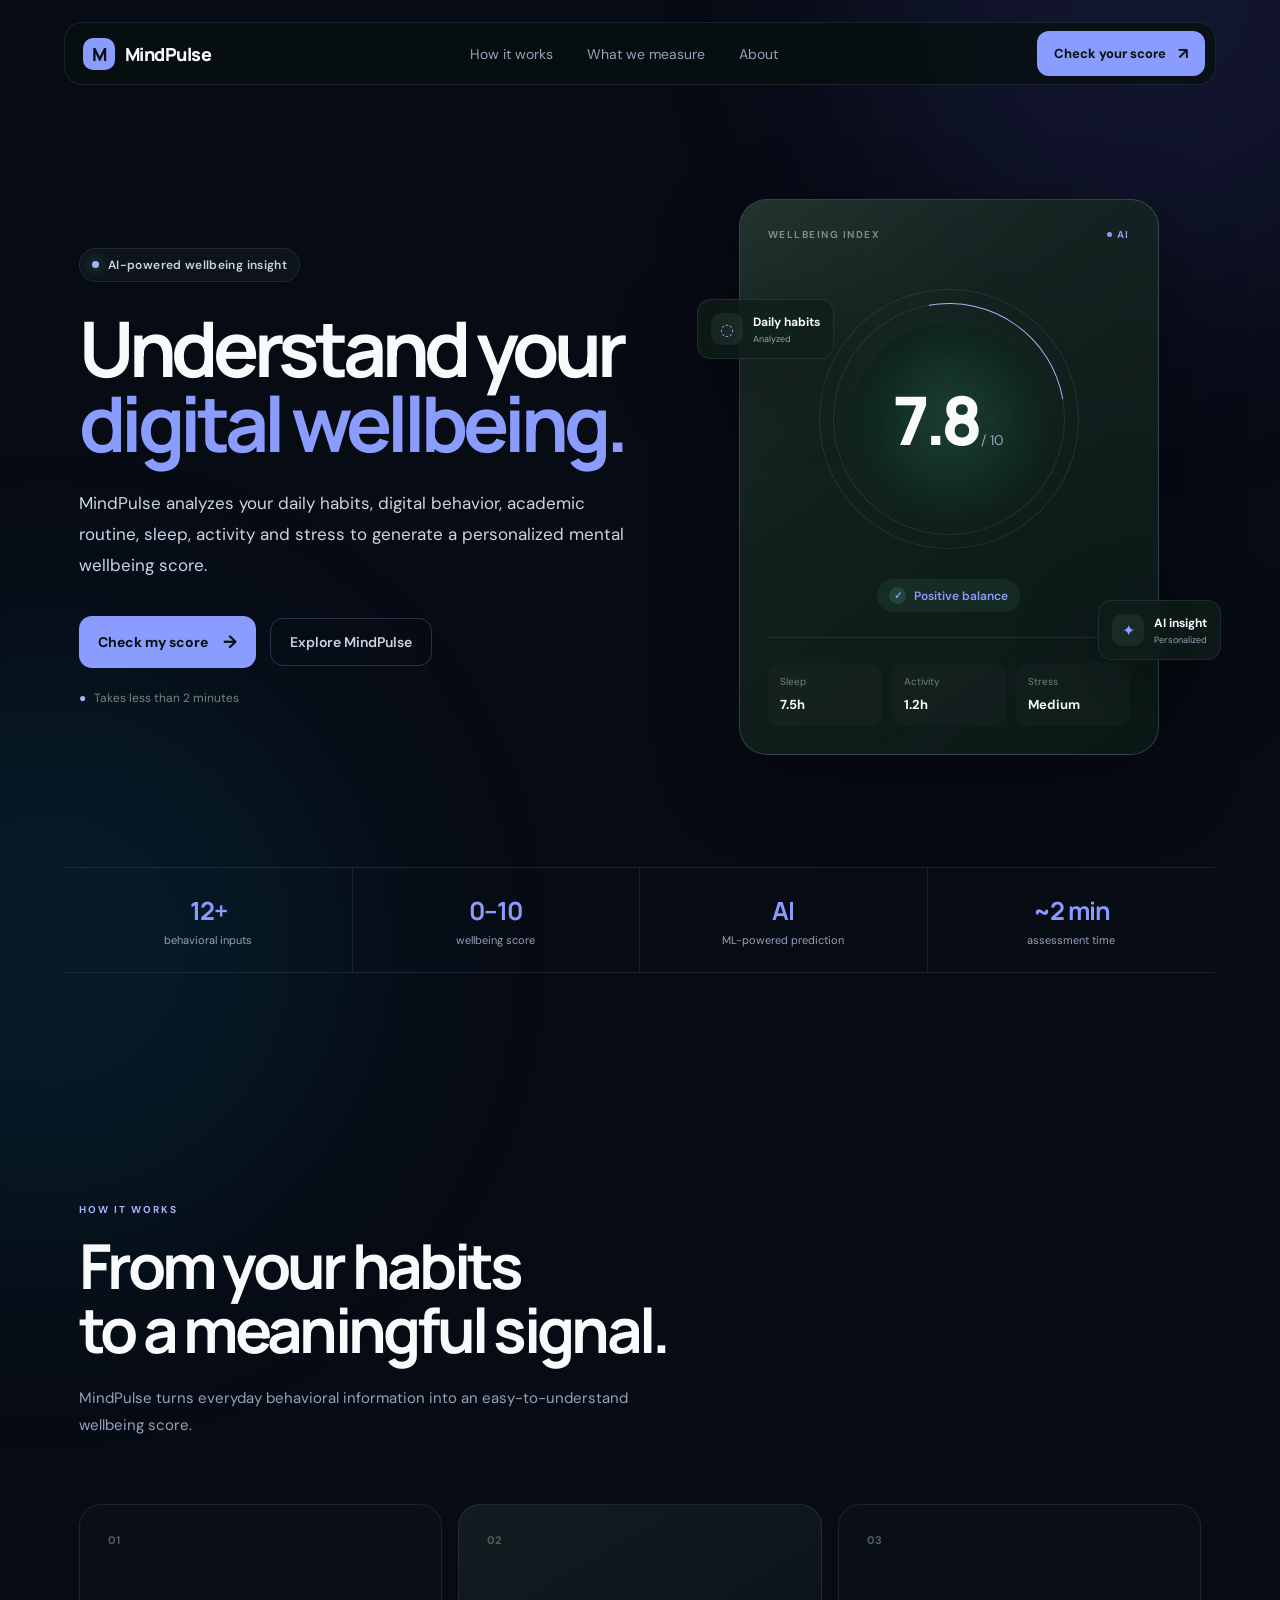
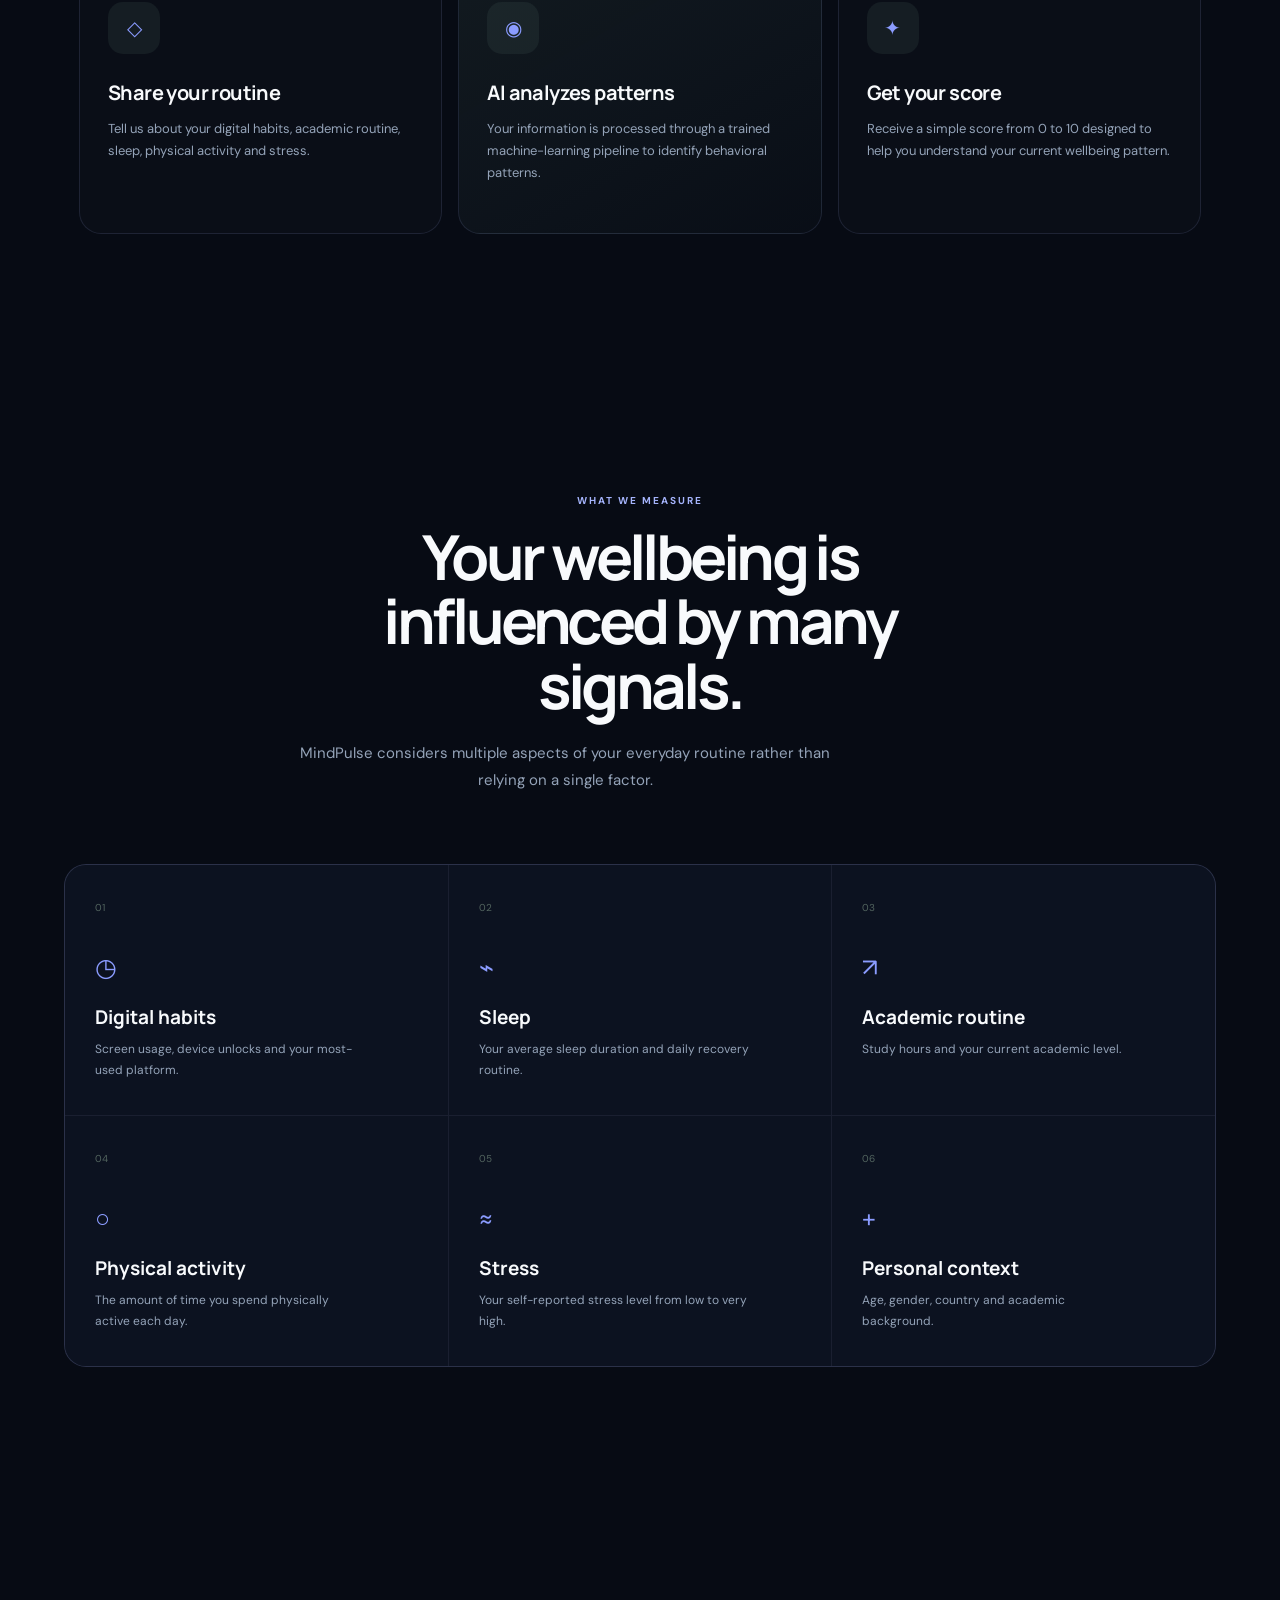
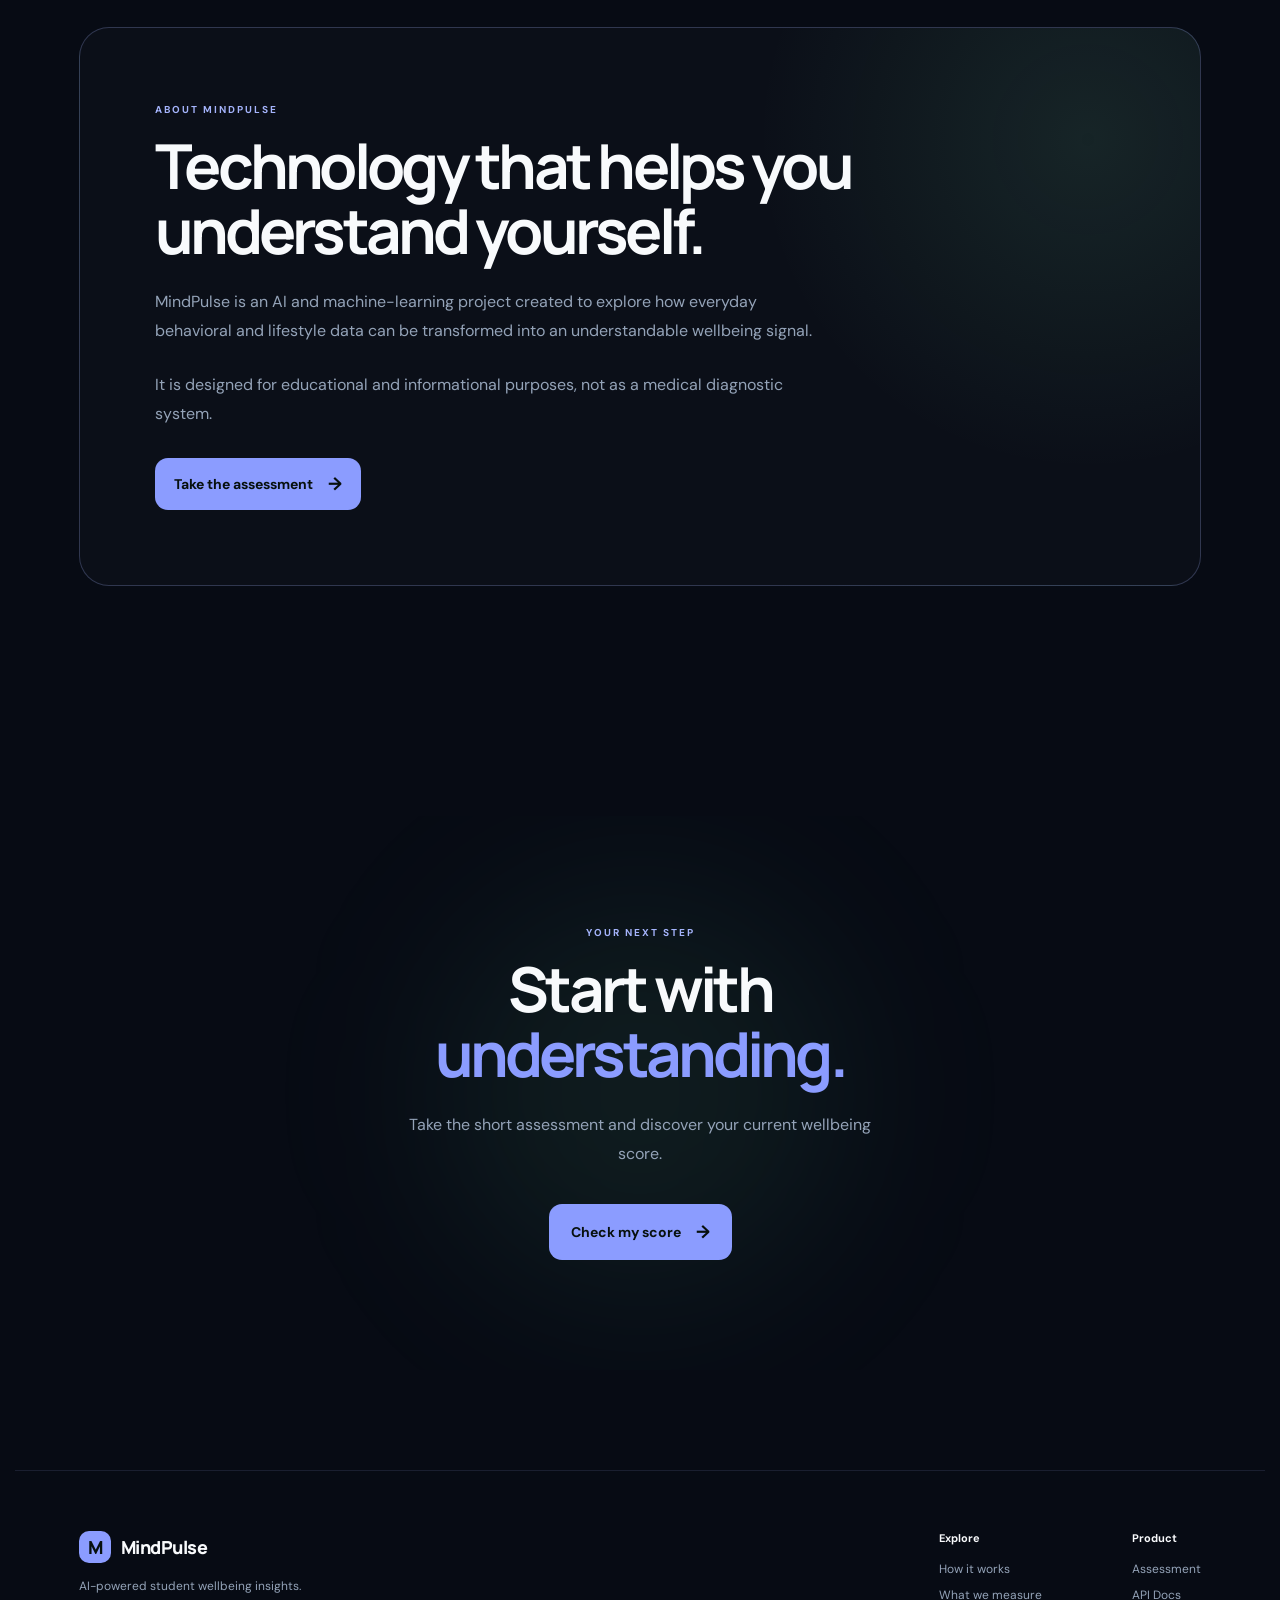
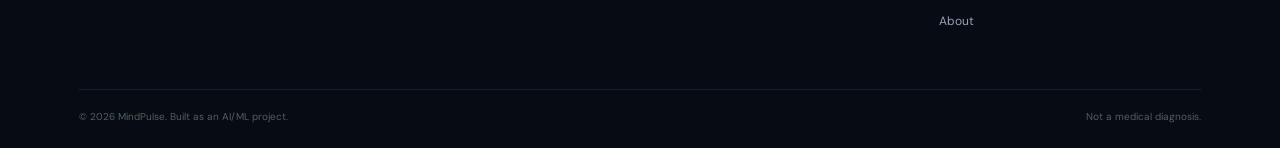
<file: index.html>
<!DOCTYPE html>
<html lang="en">
<head>
    <meta charset="UTF-8">
    <meta name="viewport" content="width=device-width, initial-scale=1.0">

    <title>MindPulse — Understand Your Wellbeing</title>

    <meta
        name="description"
        content="MindPulse is an AI-powered student mental wellbeing score based on lifestyle, digital habits, sleep, study and stress patterns."
    >

    <link rel="preconnect" href="https://fonts.googleapis.com">
    <link rel="preconnect" href="https://fonts.gstatic.com" crossorigin>

    <link
        href="https://fonts.googleapis.com/css2?family=DM+Sans:wght@400;500;600;700&family=Manrope:wght@500;600;700;800&display=swap"
        rel="stylesheet"
    >

    <link rel="stylesheet" href="style.css">
</head>

<body>

    <!-- Background -->
    <div class="background-orb orb-one"></div>
    <div class="background-orb orb-two"></div>

    <!-- Navigation -->
    <header class="navbar">
        <div class="nav-container">

            <a href="index.html" class="brand">
                <span class="brand-mark">M</span>
                <span>MindPulse</span>
            </a>

            <nav class="nav-links">
                <a href="#how-it-works">How it works</a>
                <a href="#factors">What we measure</a>
                <a href="#about">About</a>
            </nav>

            <a href="assessment.html" class="nav-button">
                Check your score
                <span>↗</span>
            </a>

            <button class="mobile-menu-button" id="mobileMenuButton">
                ☰
            </button>

        </div>

        <div class="mobile-menu" id="mobileMenu">
            <a href="#how-it-works">How it works</a>
            <a href="#factors">What we measure</a>
            <a href="#about">About</a>
            <a href="assessment.html">Check your score →</a>
        </div>
    </header>


    <!-- HERO -->
    <main>

        <section class="hero">

            <div class="hero-content">

                <div class="eyebrow reveal">
                    <span class="status-dot"></span>
                    AI-powered wellbeing insight
                </div>

                <h1 class="hero-title reveal">
                    Understand your
                    <span>digital wellbeing.</span>
                </h1>

                <p class="hero-description reveal">
                    MindPulse analyzes your daily habits, digital behavior,
                    academic routine, sleep, activity and stress to generate
                    a personalized mental wellbeing score.
                </p>

                <div class="hero-actions reveal">

                    <a href="assessment.html" class="primary-button">
                        Check my score
                        <span>→</span>
                    </a>

                    <a href="#how-it-works" class="secondary-button">
                        Explore MindPulse
                    </a>

                </div>

                <div class="hero-note reveal">
                    <span>●</span>
                    Takes less than 2 minutes
                </div>

            </div>


            <!-- Hero visual -->

            <div class="hero-visual reveal">

                <div class="score-card">

                    <div class="score-card-top">
                        <span>WELLBEING INDEX</span>
                        <span class="live-pill">
                            <i></i> AI
                        </span>
                    </div>

                    <div class="score-ring">

                        <div class="ring-glow"></div>

                        <div class="ring-inner">
                            <span class="score-number">7.8</span>
                            <span class="score-out-of">/ 10</span>
                        </div>

                    </div>

                    <div class="score-status">
                        <span class="status-check">✓</span>
                        Positive balance
                    </div>

                    <div class="score-line"></div>

                    <div class="mini-metrics">

                        <div>
                            <span>Sleep</span>
                            <strong>7.5h</strong>
                        </div>

                        <div>
                            <span>Activity</span>
                            <strong>1.2h</strong>
                        </div>

                        <div>
                            <span>Stress</span>
                            <strong>Medium</strong>
                        </div>

                    </div>

                </div>

                <div class="floating-card floating-one">
                    <span class="floating-icon">◌</span>
                    <div>
                        <strong>Daily habits</strong>
                        <small>Analyzed</small>
                    </div>
                </div>

                <div class="floating-card floating-two">
                    <span class="floating-icon">✦</span>
                    <div>
                        <strong>AI insight</strong>
                        <small>Personalized</small>
                    </div>
                </div>

            </div>

        </section>


        <!-- TRUST STRIP -->

        <section class="trust-strip">

            <div>
                <strong>12+</strong>
                <span>behavioral inputs</span>
            </div>

            <div>
                <strong>0–10</strong>
                <span>wellbeing score</span>
            </div>

            <div>
                <strong>AI</strong>
                <span>ML-powered prediction</span>
            </div>

            <div>
                <strong>~2 min</strong>
                <span>assessment time</span>
            </div>

        </section>


        <!-- HOW IT WORKS -->

        <section class="section" id="how-it-works">

            <div class="section-heading">

                <div class="section-label">
                    HOW IT WORKS
                </div>

                <h2>
                    From your habits<br>
                    to a meaningful signal.
                </h2>

                <p>
                    MindPulse turns everyday behavioral information into
                    an easy-to-understand wellbeing score.
                </p>

            </div>


            <div class="steps-grid">

                <article class="step-card">

                    <div class="step-number">01</div>

                    <div class="step-icon">
                        ◇
                    </div>

                    <h3>Share your routine</h3>

                    <p>
                        Tell us about your digital habits, academic
                        routine, sleep, physical activity and stress.
                    </p>

                </article>


                <article class="step-card featured-step">

                    <div class="step-number">02</div>

                    <div class="step-icon">
                        ◉
                    </div>

                    <h3>AI analyzes patterns</h3>

                    <p>
                        Your information is processed through a trained
                        machine-learning pipeline to identify behavioral patterns.
                    </p>

                </article>


                <article class="step-card">

                    <div class="step-number">03</div>

                    <div class="step-icon">
                        ✦
                    </div>

                    <h3>Get your score</h3>

                    <p>
                        Receive a simple score from 0 to 10 designed
                        to help you understand your current wellbeing pattern.
                    </p>

                </article>

            </div>

        </section>


        <!-- FACTORS -->

        <section class="section factors-section" id="factors">

            <div class="section-heading centered">

                <div class="section-label">
                    WHAT WE MEASURE
                </div>

                <h2>
                    Your wellbeing is<br>
                    influenced by many signals.
                </h2>

                <p>
                    MindPulse considers multiple aspects of your everyday routine
                    rather than relying on a single factor.
                </p>

            </div>


            <div class="factors-grid">

                <div class="factor-card">
                    <span class="factor-number">01</span>
                    <div class="factor-symbol">◷</div>
                    <h3>Digital habits</h3>
                    <p>
                        Screen usage, device unlocks and your most-used platform.
                    </p>
                </div>

                <div class="factor-card">
                    <span class="factor-number">02</span>
                    <div class="factor-symbol">⌁</div>
                    <h3>Sleep</h3>
                    <p>
                        Your average sleep duration and daily recovery routine.
                    </p>
                </div>

                <div class="factor-card">
                    <span class="factor-number">03</span>
                    <div class="factor-symbol">↗</div>
                    <h3>Academic routine</h3>
                    <p>
                        Study hours and your current academic level.
                    </p>
                </div>

                <div class="factor-card">
                    <span class="factor-number">04</span>
                    <div class="factor-symbol">○</div>
                    <h3>Physical activity</h3>
                    <p>
                        The amount of time you spend physically active each day.
                    </p>
                </div>

                <div class="factor-card">
                    <span class="factor-number">05</span>
                    <div class="factor-symbol">≈</div>
                    <h3>Stress</h3>
                    <p>
                        Your self-reported stress level from low to very high.
                    </p>
                </div>

                <div class="factor-card">
                    <span class="factor-number">06</span>
                    <div class="factor-symbol">+</div>
                    <h3>Personal context</h3>
                    <p>
                        Age, gender, country and academic background.
                    </p>
                </div>

            </div>

        </section>


        <!-- ABOUT -->

        <section class="about-section" id="about">

            <div class="about-card">

                <div class="about-label">
                    ABOUT MINDPULSE
                </div>

                <h2>
                    Technology that helps
                    you understand yourself.
                </h2>

                <p>
                    MindPulse is an AI and machine-learning project created
                    to explore how everyday behavioral and lifestyle data
                    can be transformed into an understandable wellbeing signal.
                </p>

                <p>
                    It is designed for educational and informational purposes,
                    not as a medical diagnostic system.
                </p>

                <a href="assessment.html" class="primary-button">
                    Take the assessment
                    <span>→</span>
                </a>

            </div>

        </section>


        <!-- CTA -->

        <section class="final-cta">

            <div class="cta-glow"></div>

            <div class="section-label">
                YOUR NEXT STEP
            </div>

            <h2>
                Start with<br>
                <span>understanding.</span>
            </h2>

            <p>
                Take the short assessment and discover your
                current wellbeing score.
            </p>

            <a href="assessment.html" class="primary-button large-button">
                Check my score
                <span>→</span>
            </a>

        </section>

    </main>


    <!-- FOOTER -->

    <footer class="footer">

        <div class="footer-inner">

            <div class="footer-brand">
                <a href="index.html" class="brand">
                    <span class="brand-mark">M</span>
                    <span>MindPulse</span>
                </a>

                <p>
                    AI-powered student wellbeing insights.
                </p>
            </div>

            <div class="footer-links">

                <div>
                    <span>Explore</span>
                    <a href="#how-it-works">How it works</a>
                    <a href="#factors">What we measure</a>
                    <a href="#about">About</a>
                </div>

                <div>
                    <span>Product</span>
                    <a href="assessment.html">Assessment</a>
                    <a href="https://mansik-santulan-score-1-41u3.onrender.com/docs" target="_blank">
                        API Docs
                    </a>
                </div>

            </div>

        </div>

        <div class="footer-bottom">
            <span>© 2026 MindPulse. Built as an AI/ML project.</span>
            <span>Not a medical diagnosis.</span>
        </div>

    </footer>


    <script src="script.js"></script>

</body>
</html>
</file>
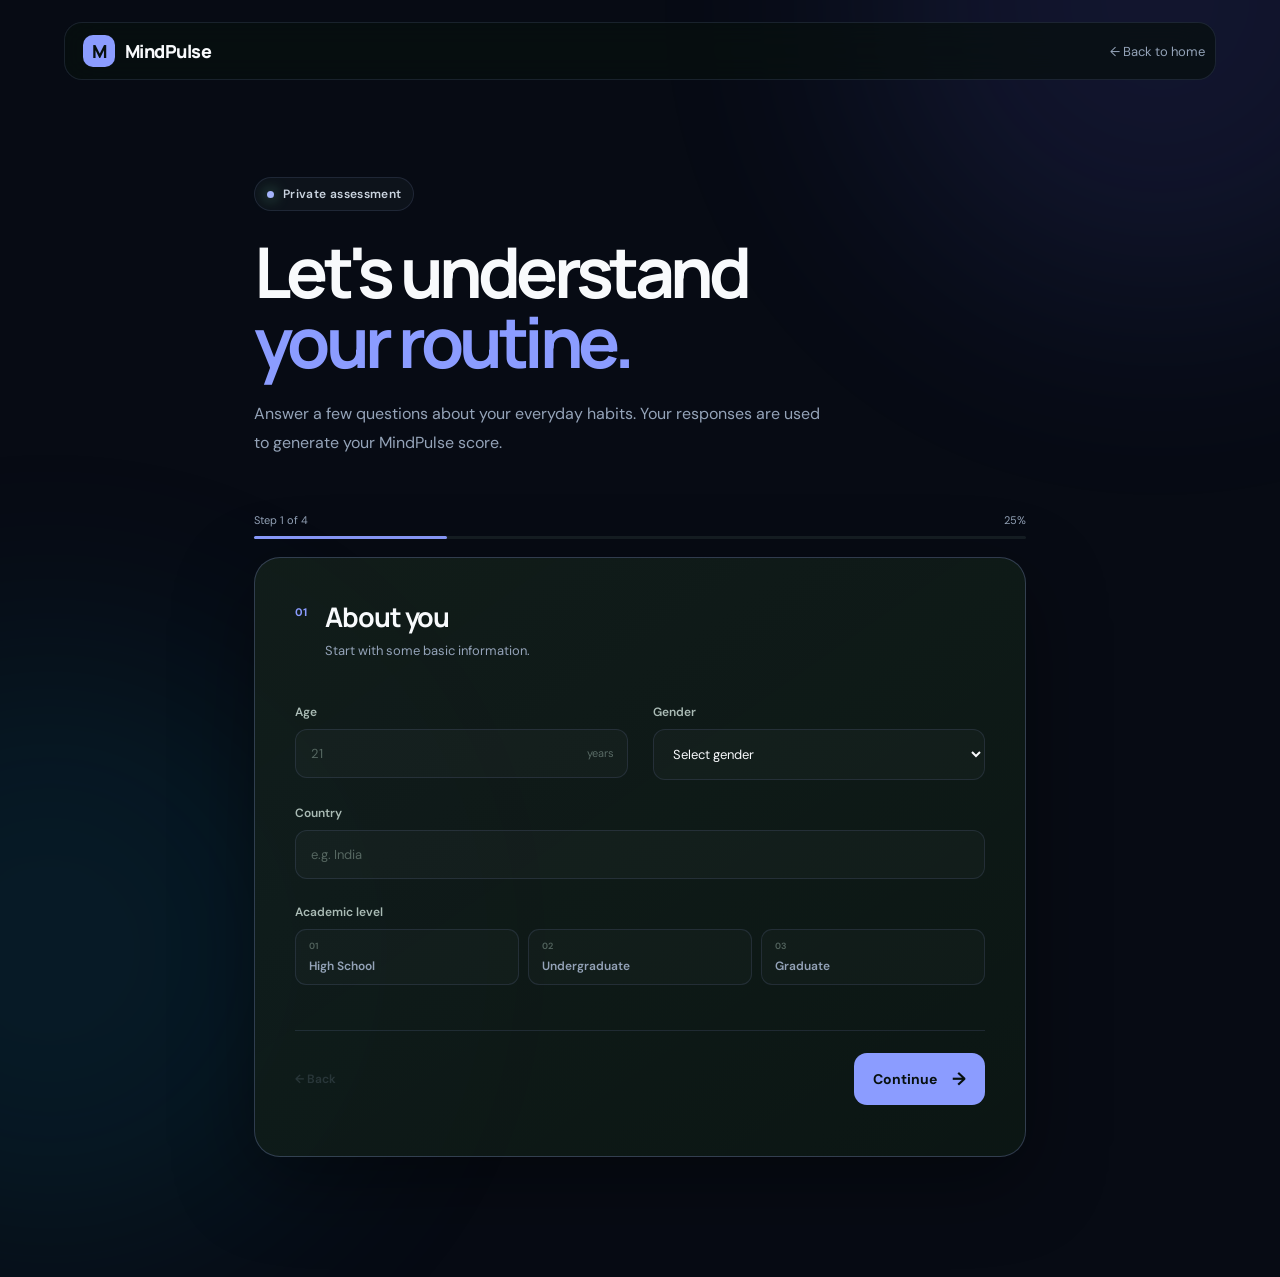
<file: assessment.html>
<!DOCTYPE html>
<html lang="en">
<head>

    <meta charset="UTF-8">
    <meta name="viewport" content="width=device-width, initial-scale=1.0">

    <title>MindPulse — Your Assessment</title>

    <meta
        name="description"
        content="Complete the MindPulse wellbeing assessment."
    >

    <link rel="preconnect" href="https://fonts.googleapis.com">
    <link rel="preconnect" href="https://fonts.gstatic.com" crossorigin>

    <link
        href="https://fonts.googleapis.com/css2?family=DM+Sans:wght@400;500;600;700&family=Manrope:wght@500;600;700;800&display=swap"
        rel="stylesheet"
    >

    <link rel="stylesheet" href="style.css">

</head>

<body class="assessment-page">

    <div class="background-orb orb-one"></div>
    <div class="background-orb orb-two"></div>


    <!-- NAVBAR -->

    <header class="navbar">
        <div class="nav-container">

            <a href="index.html" class="brand">
                <span class="brand-mark">M</span>
                <span>MindPulse</span>
            </a>

            <a href="index.html" class="back-home">
                ← Back to home
            </a>

        </div>
    </header>


    <main class="assessment-wrapper">

        <!-- HEADER -->

        <section class="assessment-header">

            <div class="eyebrow">
                <span class="status-dot"></span>
                Private assessment
            </div>

            <h1>
                Let's understand<br>
                <span>your routine.</span>
            </h1>

            <p>
                Answer a few questions about your everyday habits.
                Your responses are used to generate your MindPulse score.
            </p>

        </section>


        <!-- PROGRESS -->

        <div class="progress-wrapper">

            <div class="progress-info">

                <span id="stepLabel">
                    Step 1 of 4
                </span>

                <span id="progressPercent">
                    25%
                </span>

            </div>

            <div class="progress-track">
                <div
                    class="progress-fill"
                    id="progressFill"
                ></div>
            </div>

        </div>


        <!-- FORM -->

        <section class="assessment-card">

            <form id="assessmentForm">


                <!-- STEP 1 -->

                <div
                    class="form-step active"
                    data-step="1"
                >

                    <div class="form-step-heading">

                        <span class="form-step-number">
                            01
                        </span>

                        <div>
                            <h2>About you</h2>
                            <p>
                                Start with some basic information.
                            </p>
                        </div>

                    </div>


                    <div class="form-grid">


                        <!-- AGE -->

                        <div class="input-group">

                            <label for="age">
                                Age
                            </label>

                            <div class="input-with-unit">

                                <input
                                    type="number"
                                    id="age"
                                    min="10"
                                    max="100"
                                    placeholder="21"
                                    required
                                >

                                <span>years</span>

                            </div>

                        </div>


                        <!-- GENDER -->

                        <div class="input-group">

                            <label for="gender">
                                Gender
                            </label>

                            <select id="gender" required>

                                <option value="">
                                    Select gender
                                </option>

                                <option value="Male">
                                    Male
                                </option>

                                <option value="Female">
                                    Female
                                </option>

                            </select>

                        </div>


                        <!-- COUNTRY -->

                        <div class="input-group full-width">

                            <label for="country">
                                Country
                            </label>

                            <input
                                type="text"
                                id="country"
                                placeholder="e.g. India"
                                required
                            >

                        </div>


                        <!-- ACADEMIC LEVEL -->

                        <div class="input-group full-width">

                            <label>
                                Academic level
                            </label>

                            <div class="option-grid">

                                <button
                                    type="button"
                                    class="choice-button"
                                    data-field="academic_level"
                                    data-value="High School"
                                >
                                    <span>01</span>
                                    High School
                                </button>

                                <button
                                    type="button"
                                    class="choice-button"
                                    data-field="academic_level"
                                    data-value="Undergraduate"
                                >
                                    <span>02</span>
                                    Undergraduate
                                </button>

                                <button
                                    type="button"
                                    class="choice-button"
                                    data-field="academic_level"
                                    data-value="Graduate"
                                >
                                    <span>03</span>
                                    Graduate
                                </button>

                            </div>

                            <input
                                type="hidden"
                                id="academic_level"
                                required
                            >

                        </div>

                    </div>

                </div>


                <!-- STEP 2 -->

                <div
                    class="form-step"
                    data-step="2"
                >

                    <div class="form-step-heading">

                        <span class="form-step-number">
                            02
                        </span>

                        <div>
                            <h2>Your digital habits</h2>
                            <p>
                                Tell us about your everyday digital behavior.
                            </p>
                        </div>

                    </div>


                    <div class="form-grid">


                        <!-- PLATFORM -->

                        <div class="input-group full-width">

                            <label>
                                Most-used platform
                            </label>

                            <div class="platform-grid">

                                <button type="button" class="platform-button" data-field="most_used_platform" data-value="Instagram">
                                    Instagram
                                </button>

                                <button type="button" class="platform-button" data-field="most_used_platform" data-value="YouTube">
                                    YouTube
                                </button>

                                <button type="button" class="platform-button" data-field="most_used_platform" data-value="WhatsApp">
                                    WhatsApp
                                </button>

                                <button type="button" class="platform-button" data-field="most_used_platform" data-value="Facebook">
                                    Facebook
                                </button>

                                <button type="button" class="platform-button" data-field="most_used_platform" data-value="LinkedIn">
                                    LinkedIn
                                </button>

                                <button type="button" class="platform-button" data-field="most_used_platform" data-value="TikTok">
                                    TikTok
                                </button>

                                <button type="button" class="platform-button" data-field="most_used_platform" data-value="Twitter">
                                    Twitter
                                </button>

                                <button type="button" class="platform-button" data-field="most_used_platform" data-value="Other">
                                    Other
                                </button>

                            </div>

                            <input
                                type="hidden"
                                id="most_used_platform"
                                required
                            >

                        </div>


                        <!-- PURPOSE -->

                        <div class="input-group full-width">

                            <label>
                                Primary purpose of use
                            </label>

                            <div class="option-grid">

                                <button type="button" class="choice-button" data-field="purpose_of_use" data-value="Education">
                                    <span>01</span>
                                    Education
                                </button>

                                <button type="button" class="choice-button" data-field="purpose_of_use" data-value="Networking">
                                    <span>02</span>
                                    Networking
                                </button>

                                <button type="button" class="choice-button" data-field="purpose_of_use" data-value="Entertainment">
                                    <span>03</span>
                                    Entertainment
                                </button>

                                <button type="button" class="choice-button" data-field="purpose_of_use" data-value="News">
                                    <span>04</span>
                                    News
                                </button>

                            </div>

                            <input
                                type="hidden"
                                id="purpose_of_use"
                                required
                            >

                        </div>


                        <!-- SCREEN TIME -->

                        <div class="input-group">

                            <div class="range-label">

                                <label for="avg_daily_usage_hours">
                                    Daily usage
                                </label>

                                <strong>
                                    <span id="screenTimeValue">4.5</span> hrs
                                </strong>

                            </div>

                            <input
                                type="range"
                                id="avg_daily_usage_hours"
                                min="0"
                                max="24"
                                step="0.5"
                                value="4.5"
                            >

                        </div>


                        <!-- UNLOCKS -->

                        <div class="input-group">

                            <label for="daily_unlocks">
                                Daily device unlocks
                            </label>

                            <input
                                type="number"
                                id="daily_unlocks"
                                min="0"
                                placeholder="60"
                                required
                            >

                        </div>

                    </div>

                </div>


                <!-- STEP 3 -->

                <div
                    class="form-step"
                    data-step="3"
                >

                    <div class="form-step-heading">

                        <span class="form-step-number">
                            03
                        </span>

                        <div>
                            <h2>Your daily routine</h2>
                            <p>
                                Help us understand your everyday balance.
                            </p>
                        </div>

                    </div>


                    <div class="routine-sliders">


                        <div class="large-slider">

                            <div class="range-label">

                                <div>
                                    <span class="range-icon">◷</span>
                                    <label for="study_hours">
                                        Study hours
                                    </label>
                                </div>

                                <strong>
                                    <span id="studyValue">5</span> hrs
                                </strong>

                            </div>

                            <input
                                type="range"
                                id="study_hours"
                                min="0"
                                max="24"
                                step="0.5"
                                value="5"
                            >

                            <div class="range-hints">
                                <span>0 hrs</span>
                                <span>24 hrs</span>
                            </div>

                        </div>


                        <div class="large-slider">

                            <div class="range-label">

                                <div>
                                    <span class="range-icon">↗</span>
                                    <label for="physical_activity_hours">
                                        Physical activity
                                    </label>
                                </div>

                                <strong>
                                    <span id="activityValue">1</span> hrs
                                </strong>

                            </div>

                            <input
                                type="range"
                                id="physical_activity_hours"
                                min="0"
                                max="24"
                                step="0.5"
                                value="1"
                            >

                            <div class="range-hints">
                                <span>0 hrs</span>
                                <span>24 hrs</span>
                            </div>

                        </div>


                        <div class="large-slider">

                            <div class="range-label">

                                <div>
                                    <span class="range-icon">☾</span>
                                    <label for="sleep_hours_per_night">
                                        Sleep per night
                                    </label>
                                </div>

                                <strong>
                                    <span id="sleepValue">7.5</span> hrs
                                </strong>

                            </div>

                            <input
                                type="range"
                                id="sleep_hours_per_night"
                                min="0"
                                max="24"
                                step="0.5"
                                value="7.5"
                            >

                            <div class="range-hints">
                                <span>0 hrs</span>
                                <span>24 hrs</span>
                            </div>

                        </div>

                    </div>

                </div>


                <!-- STEP 4 -->

                <div
                    class="form-step"
                    data-step="4"
                >

                    <div class="form-step-heading">

                        <span class="form-step-number">
                            04
                        </span>

                        <div>
                            <h2>How are you feeling?</h2>
                            <p>
                                Choose the option that best describes your current stress level.
                            </p>
                        </div>

                    </div>


                    <div class="stress-options">

                        <button
                            type="button"
                            class="stress-card"
                            data-value="Low"
                        >
                            <span class="stress-indicator low"></span>

                            <div>
                                <strong>Low</strong>
                                <small>Feeling calm and manageable</small>
                            </div>

                            <span class="stress-arrow">→</span>
                        </button>


                        <button
                            type="button"
                            class="stress-card"
                            data-value="Medium"
                        >
                            <span class="stress-indicator medium"></span>

                            <div>
                                <strong>Medium</strong>
                                <small>Some pressure, generally manageable</small>
                            </div>

                            <span class="stress-arrow">→</span>
                        </button>


                        <button
                            type="button"
                            class="stress-card"
                            data-value="High"
                        >
                            <span class="stress-indicator high"></span>

                            <div>
                                <strong>High</strong>
                                <small>Feeling noticeably pressured</small>
                            </div>

                            <span class="stress-arrow">→</span>
                        </button>


                        <button
                            type="button"
                            class="stress-card"
                            data-value="Very High"
                        >
                            <span class="stress-indicator very-high"></span>

                            <div>
                                <strong>Very High</strong>
                                <small>Feeling significantly overwhelmed</small>
                            </div>

                            <span class="stress-arrow">→</span>
                        </button>

                    </div>

                    <input
                        type="hidden"
                        id="stress_level"
                        required
                    >

                </div>


                <!-- NAVIGATION -->

                <div class="form-navigation">

                    <button
                        type="button"
                        class="form-back"
                        id="backButton"
                    >
                        ← Back
                    </button>

                    <div class="navigation-right">

                        <span
                            class="validation-message"
                            id="validationMessage"
                        ></span>

                        <button
                            type="button"
                            class="primary-button"
                            id="nextButton"
                        >
                            Continue
                            <span>→</span>
                        </button>

                    </div>

                </div>

            </form>


            <!-- LOADING -->

            <div
                class="result-loading"
                id="resultLoading"
            >

                <div class="loading-orbit">

                    <div></div>
                    <span>M</span>

                </div>

                <h2>Analyzing your patterns...</h2>

                <p>
                    Your information is being processed by the MindPulse
                    machine-learning model.
                </p>

            </div>


            <!-- RESULT -->

            <div
                class="result-view"
                id="resultView"
            >

                <div class="result-top-label">
                    YOUR MindPulse SCORE
                </div>

                <div class="result-score-wrapper">

                    <div class="result-ring">

                        <svg
                            viewBox="0 0 220 220"
                            class="score-svg"
                        >

                            <circle
                                class="score-track"
                                cx="110"
                                cy="110"
                                r="92"
                            ></circle>

                            <circle
                                class="score-progress"
                                id="scoreProgress"
                                cx="110"
                                cy="110"
                                r="92"
                            ></circle>

                        </svg>

                        <div class="result-score-center">

                            <span
                                class="result-number"
                                id="resultNumber"
                            >
                                0.00
                            </span>

                            <span>/ 10</span>

                        </div>

                    </div>

                </div>


                <div
                    class="result-status"
                    id="resultStatus"
                >
                    Positive balance
                </div>

                <p
                    class="result-description"
                    id="resultDescription"
                >
                    Your current behavioral pattern indicates
                    a relatively positive wellbeing signal.
                </p>


                <div class="result-metrics">

                    <div>
                        <span>Sleep</span>
                        <strong id="resultSleep">—</strong>
                    </div>

                    <div>
                        <span>Screen time</span>
                        <strong id="resultScreen">—</strong>
                    </div>

                    <div>
                        <span>Activity</span>
                        <strong id="resultActivity">—</strong>
                    </div>

                    <div>
                        <span>Stress</span>
                        <strong id="resultStress">—</strong>
                    </div>

                </div>


                <div class="result-actions">

                    <button
                        class="primary-button"
                        id="againButton"
                    >
                        Take assessment again
                        <span>↻</span>
                    </button>

                    <a
                        href="index.html"
                        class="secondary-button"
                    >
                        Back to home
                    </a>

                </div>


                <div class="result-disclaimer">
                    This score is an informational machine-learning
                    prediction and is not a medical diagnosis.
                </div>

            </div>


            <!-- ERROR -->

            <div
                class="api-error"
                id="apiError"
            >

                <div class="error-icon">
                    !
                </div>

                <h2>Something went wrong</h2>

                <p id="errorText">
                    We couldn't connect to the prediction service.
                </p>

                <button
                    class="primary-button"
                    id="retryButton"
                >
                    Try again
                </button>

            </div>

        </section>

    </main>


    <script src="assessment.js"></script>

</body>
</html>
</file>
<file: style.css>
:root {
    --bg: #070B14;
    --bg-soft: #0C1220;

    --surface: rgba(17, 24, 39, 0.72);
    --surface-solid: #111827;
    --surface-light: #172033;

    --text: #F8FAFC;
    --muted: #94A3B8;
    --muted-light: #CBD5E1;

    --accent: #8B9CFF;
    --accent-strong: #A5B4FC;
    --accent-dark: #252A5A;

    --secondary-accent: #67E8F9;

    --border: rgba(165, 180, 252, 0.12);
    --border-strong: rgba(165, 180, 252, 0.24);

    --danger: #FB7185;
    --warning: #FBBF24;

    --radius: 22px;
    --radius-small: 14px;

    --shadow: 0 25px 80px rgba(0, 0, 0, 0.38);

    --font-body: "DM Sans", sans-serif;
    --font-heading: "Manrope", sans-serif;
}


/* ============================= */
/* RESET */
/* ============================= */

* {
    margin: 0;
    padding: 0;
    box-sizing: border-box;
}

html {
    scroll-behavior: smooth;
}

body {
    min-height: 100vh;
    background: var(--bg);
    color: var(--text);
    font-family: var(--font-body);
    overflow-x: hidden;
}

button,
input,
select {
    font: inherit;
}

button {
    cursor: pointer;
}

a {
    color: inherit;
    text-decoration: none;
}

::selection {
    background: var(--accent);
    color: #06100d;
}


/* ============================= */
/* BACKGROUND */
/* ============================= */

.background-orb {
    position: fixed;
    width: 600px;
    height: 600px;
    border-radius: 50%;
    pointer-events: none;
    filter: blur(120px);
    opacity: 0.12;
    z-index: -1;
}

.orb-one {
    top: -300px;
    right: -180px;
    background: #6366F1;
}

.orb-two {
    bottom: -350px;
    left: -250px;
    background: #0891B2;
}


/* ============================= */
/* NAVBAR */
/* ============================= */

.navbar {
    position: relative;
    z-index: 50;
    width: 100%;
    padding: 22px 5%;
}

.nav-container {
    max-width: 1250px;
    margin: auto;

    display: flex;
    align-items: center;
    justify-content: space-between;

    min-height: 58px;

    border: 1px solid var(--border);
    background: rgba(7, 16, 14, 0.72);
    backdrop-filter: blur(18px);

    padding: 8px 10px 8px 18px;
    border-radius: 18px;
}

.brand {
    display: flex;
    align-items: center;
    gap: 10px;

    font-family: var(--font-heading);
    font-weight: 800;
    font-size: 18px;
    letter-spacing: -0.03em;
}

.brand-mark {
    width: 32px;
    height: 32px;

    display: grid;
    place-items: center;

    background: var(--accent);
    color: #07100e;

    border-radius: 10px;

    font-family: var(--font-heading);
    font-weight: 800;
}

.nav-links {
    display: flex;
    gap: 34px;
}

.nav-links a {
    color: var(--muted);
    font-size: 14px;
    transition: 0.25s ease;
}

.nav-links a:hover {
    color: var(--text);
}

.nav-button {
    display: inline-flex;
    align-items: center;
    gap: 12px;

    padding: 12px 17px;

    border-radius: 12px;

    background: var(--accent);
    color: #08110e;

    font-size: 13px;
    font-weight: 700;

    transition: 0.25s ease;
}

.nav-button:hover {
    transform: translateY(-2px);
    box-shadow: 0 10px 30px rgba(184, 245, 214, 0.12);
}

.nav-button span {
    font-size: 16px;
}

.mobile-menu-button {
    display: none;

    background: none;
    border: 0;
    color: var(--text);
    font-size: 22px;
}

.mobile-menu {
    display: none;
}


/* ============================= */
/* HERO */
/* ============================= */

.hero {
    max-width: 1250px;
    margin: auto;
    min-height: 760px;

    padding: 90px 5% 110px;

    display: grid;
    grid-template-columns: 1.05fr 0.95fr;
    align-items: center;
    gap: 60px;
}

.hero-content {
    max-width: 680px;
}

.eyebrow {
    width: fit-content;

    display: flex;
    align-items: center;
    gap: 9px;

    padding: 8px 12px;

    border: 1px solid var(--border);
    background: rgba(184, 245, 214, 0.035);

    border-radius: 999px;

    color: var(--muted-light);
    font-size: 12px;
    font-weight: 600;

    letter-spacing: 0.03em;
}

.status-dot {
    width: 7px;
    height: 7px;

    border-radius: 50%;
    background: var(--accent-strong);

    box-shadow: 0 0 14px rgba(114, 223, 170, 0.8);
}

.hero-title {
    margin-top: 28px;

    font-family: var(--font-heading);
    font-size: clamp(48px, 6vw, 82px);

    line-height: 0.98;
    letter-spacing: -0.065em;

    max-width: 750px;
}

.hero-title span {
    display: block;
    color: var(--accent);
}

.hero-description {
    max-width: 600px;

    margin-top: 28px;

    color: var(--muted-light);

    font-size: 17px;
    line-height: 1.8;
}

.hero-actions {
    display: flex;
    align-items: center;
    gap: 14px;

    margin-top: 36px;
}

.primary-button {
    display: inline-flex;
    align-items: center;
    justify-content: center;
    gap: 15px;

    border: 0;

    padding: 14px 19px;

    border-radius: 13px;

    background: var(--accent);
    color: #07100e;

    font-size: 14px;
    font-weight: 700;

    transition:
        transform 0.25s ease,
        box-shadow 0.25s ease;
}

.primary-button:hover {
    transform: translateY(-3px);
    box-shadow: 0 15px 40px rgba(184, 245, 214, 0.12);
}

.primary-button span {
    font-size: 18px;
}

.secondary-button {
    display: inline-flex;
    align-items: center;
    justify-content: center;

    padding: 14px 19px;

    border-radius: 13px;

    border: 1px solid var(--border-strong);

    color: var(--muted-light);

    font-size: 14px;
    font-weight: 600;

    transition: 0.25s ease;
}

.secondary-button:hover {
    color: var(--text);
    background: rgba(184, 245, 214, 0.04);
}

.hero-note {
    display: flex;
    align-items: center;
    gap: 8px;

    margin-top: 22px;

    color: #72847e;
    font-size: 12px;
}

.hero-note span {
    color: var(--accent-strong);
}


/* ============================= */
/* HERO SCORE CARD */
/* ============================= */

.hero-visual {
    position: relative;

    min-height: 530px;

    display: grid;
    place-items: center;
}

.score-card {
    position: relative;

    width: min(420px, 90%);

    padding: 28px;

    border: 1px solid var(--border-strong);

    border-radius: 28px;

    background:
        linear-gradient(
            145deg,
            rgba(184, 245, 214, 0.075),
            rgba(184, 245, 214, 0.015)
        ),
        rgba(10, 24, 20, 0.86);

    box-shadow: var(--shadow);

    backdrop-filter: blur(20px);

    animation: floatingCard 5s ease-in-out infinite;
}

.score-card::before {
    content: "";

    position: absolute;
    inset: 0;

    border-radius: inherit;

    background:
        linear-gradient(
            135deg,
            rgba(255,255,255,0.06),
            transparent 35%
        );

    pointer-events: none;
}

.score-card-top {
    display: flex;
    justify-content: space-between;
    align-items: center;

    color: #758a83;

    font-size: 10px;
    font-weight: 700;
    letter-spacing: 0.15em;
}

.live-pill {
    display: flex;
    align-items: center;
    gap: 5px;

    color: var(--accent);

    font-size: 10px;
}

.live-pill i {
    width: 5px;
    height: 5px;

    border-radius: 50%;
    background: var(--accent);
}

.score-ring {
    position: relative;

    width: 260px;
    height: 260px;

    margin: 48px auto 30px;

    display: grid;
    place-items: center;

    border-radius: 50%;

    background:
        radial-gradient(
            circle at center,
            #102a20 0%,
            #0d211a 52%,
            transparent 53%
        );

    border: 1px solid rgba(184, 245, 214, 0.1);
}

.score-ring::before {
    content: "";

    position: absolute;
    inset: 13px;

    border-radius: 50%;

    border: 1px solid rgba(184, 245, 214, 0.1);

    border-top-color: var(--accent-strong);

    transform: rotate(35deg);
}

.ring-glow {
    position: absolute;

    width: 120px;
    height: 120px;

    border-radius: 50%;

    background: rgba(114, 223, 170, 0.14);

    filter: blur(40px);
}

.ring-inner {
    position: relative;

    display: flex;
    align-items: baseline;
    gap: 3px;
}

.score-number {
    font-family: var(--font-heading);

    font-size: 67px;
    font-weight: 800;

    letter-spacing: -0.07em;
}

.score-out-of {
    color: var(--muted);
    font-size: 14px;
}

.score-status {
    width: fit-content;
    margin: auto;

    display: flex;
    align-items: center;
    gap: 8px;

    padding: 8px 12px;

    border-radius: 999px;

    background: rgba(114, 223, 170, 0.07);

    color: var(--accent);

    font-size: 12px;
    font-weight: 600;
}

.status-check {
    width: 17px;
    height: 17px;

    display: grid;
    place-items: center;

    border-radius: 50%;

    background: rgba(114, 223, 170, 0.15);

    font-size: 10px;
}

.score-line {
    height: 1px;

    margin: 25px 0;

    background: var(--border);
}

.mini-metrics {
    display: grid;
    grid-template-columns: repeat(3, 1fr);
    gap: 10px;
}

.mini-metrics div {
    padding: 12px;

    border-radius: 12px;

    background: rgba(255,255,255,0.018);
}

.mini-metrics span {
    display: block;

    margin-bottom: 5px;

    color: #70827c;
    font-size: 10px;
}

.mini-metrics strong {
    font-size: 13px;
}


/* ============================= */
/* FLOATING CARDS */
/* ============================= */

.floating-card {
    position: absolute;

    display: flex;
    align-items: center;
    gap: 10px;

    padding: 13px;

    border: 1px solid var(--border);

    border-radius: 14px;

    background: rgba(14, 29, 24, 0.8);

    backdrop-filter: blur(15px);

    box-shadow: var(--shadow);
}

.floating-card strong {
    display: block;
    font-size: 12px;
}

.floating-card small {
    display: block;
    margin-top: 3px;

    color: var(--muted);
    font-size: 9px;
}

.floating-icon {
    width: 32px;
    height: 32px;

    display: grid;
    place-items: center;

    border-radius: 10px;

    background: rgba(184, 245, 214, 0.07);

    color: var(--accent);
}

.floating-one {
    left: 0;
    top: 18%;
    animation: floatingSmall 4s ease-in-out infinite;
}

.floating-two {
    right: -4%;
    bottom: 17%;
    animation: floatingSmall 5s 1s ease-in-out infinite;
}


/* ============================= */
/* TRUST STRIP */
/* ============================= */

.trust-strip {
    max-width: 1150px;
    margin: 0 auto 100px;

    display: grid;
    grid-template-columns: repeat(4, 1fr);

    border-top: 1px solid var(--border);
    border-bottom: 1px solid var(--border);
}

.trust-strip div {
    padding: 25px;

    text-align: center;

    border-right: 1px solid var(--border);
}

.trust-strip div:last-child {
    border-right: 0;
}

.trust-strip strong {
    display: block;

    font-family: var(--font-heading);
    font-size: 25px;
    letter-spacing: -0.04em;

    color: var(--accent);
}

.trust-strip span {
    display: block;

    margin-top: 5px;

    color: var(--muted);
    font-size: 11px;
}


/* ============================= */
/* SECTIONS */
/* ============================= */

.section {
    max-width: 1250px;
    margin: auto;

    padding: 130px 5%;
}

.section-heading {
    max-width: 700px;
}

.section-heading.centered {
    margin: auto;
    text-align: center;
}

.section-label,
.about-label {
    margin-bottom: 18px;

    color: var(--accent-strong);

    font-size: 10px;
    font-weight: 700;

    letter-spacing: 0.2em;
}

.section-heading h2,
.about-card h2,
.final-cta h2 {
    font-family: var(--font-heading);

    font-size: clamp(38px, 5vw, 62px);

    line-height: 1.04;
    letter-spacing: -0.06em;
}

.section-heading p {
    max-width: 550px;

    margin-top: 22px;

    color: var(--muted);

    font-size: 15px;
    line-height: 1.8;
}


/* ============================= */
/* STEPS */
/* ============================= */

.steps-grid {
    display: grid;
    grid-template-columns: repeat(3, 1fr);
    gap: 16px;

    margin-top: 65px;
}

.step-card {
    position: relative;

    min-height: 330px;

    padding: 28px;

    border: 1px solid var(--border);

    border-radius: var(--radius);

    background: rgba(255,255,255,0.015);

    transition: 0.3s ease;
}

.step-card:hover {
    transform: translateY(-6px);

    border-color: var(--border-strong);

    background: rgba(184, 245, 214, 0.025);
}

.featured-step {
    background:
        linear-gradient(
            150deg,
            rgba(184,245,214,0.07),
            rgba(184,245,214,0.015)
        );
}

.step-number {
    color: #50635c;
    font-size: 11px;
    font-weight: 700;
}

.step-icon {
    width: 52px;
    height: 52px;

    display: grid;
    place-items: center;

    margin-top: 55px;

    border-radius: 15px;

    background: rgba(184, 245, 214, 0.06);

    color: var(--accent);

    font-size: 20px;
}

.step-card h3 {
    margin-top: 25px;

    font-family: var(--font-heading);
    font-size: 20px;
    letter-spacing: -0.03em;
}

.step-card p {
    margin-top: 12px;

    color: var(--muted);

    font-size: 13px;
    line-height: 1.7;
}


/* ============================= */
/* FACTORS */
/* ============================= */

.factors-section {
    max-width: 1400px;
}

.factors-grid {
    display: grid;

    grid-template-columns: repeat(3, 1fr);

    gap: 1px;

    margin-top: 70px;

    border: 1px solid var(--border);
    background: var(--border);

    border-radius: var(--radius);

    overflow: hidden;
}

.factor-card {
    position: relative;

    min-height: 250px;

    padding: 30px;

    background: var(--bg-soft);

    transition: 0.3s ease;
}

.factor-card:hover {
    background: #10201b;
}

.factor-number {
    color: #53655f;
    font-size: 10px;
}

.factor-symbol {
    margin-top: 35px;

    color: var(--accent);

    font-size: 25px;
}

.factor-card h3 {
    margin-top: 20px;

    font-family: var(--font-heading);
    font-size: 19px;
}

.factor-card p {
    max-width: 270px;

    margin-top: 9px;

    color: var(--muted);

    font-size: 12px;
    line-height: 1.7;
}


/* ============================= */
/* ABOUT */
/* ============================= */

.about-section {
    max-width: 1250px;
    margin: auto;

    padding: 130px 5%;
}

.about-card {
    position: relative;

    padding: 75px;

    border: 1px solid var(--border-strong);

    border-radius: 30px;

    overflow: hidden;

    background:
        radial-gradient(
            circle at 90% 20%,
            rgba(114,223,170,0.1),
            transparent 30%
        ),
        rgba(255,255,255,0.018);
}

.about-card h2 {
    max-width: 700px;
}

.about-card p {
    max-width: 680px;

    margin-top: 25px;

    color: var(--muted);

    line-height: 1.8;
}

.about-card .primary-button {
    margin-top: 30px;
}


/* ============================= */
/* FINAL CTA */
/* ============================= */

.final-cta {
    position: relative;

    max-width: 950px;

    margin: 100px auto;

    padding: 110px 30px;

    text-align: center;

    overflow: hidden;
}

.cta-glow {
    position: absolute;

    width: 400px;
    height: 400px;

    left: 50%;
    top: 50%;

    transform: translate(-50%, -50%);

    border-radius: 50%;

    background: rgba(114, 223, 170, 0.08);

    filter: blur(90px);

    z-index: -1;
}

.final-cta h2 span {
    color: var(--accent);
}

.final-cta p {
    max-width: 500px;

    margin: 25px auto 0;

    color: var(--muted);
    line-height: 1.8;
}

.large-button {
    margin-top: 35px;

    padding: 16px 22px;
}


/* ============================= */
/* FOOTER */
/* ============================= */

.footer {
    max-width: 1250px;
    margin: auto;

    padding: 60px 5% 25px;

    border-top: 1px solid var(--border);
}

.footer-inner {
    display: flex;
    justify-content: space-between;

    gap: 60px;
}

.footer-brand p {
    margin-top: 15px;

    color: var(--muted);

    font-size: 12px;
}

.footer-links {
    display: flex;
    gap: 90px;
}

.footer-links div {
    display: flex;
    flex-direction: column;
    gap: 10px;
}

.footer-links span {
    margin-bottom: 6px;

    color: var(--text);

    font-size: 11px;
    font-weight: 700;
}

.footer-links a {
    color: var(--muted);

    font-size: 12px;

    transition: 0.2s ease;
}

.footer-links a:hover {
    color: var(--accent);
}

.footer-bottom {
    display: flex;
    justify-content: space-between;

    margin-top: 60px;
    padding-top: 20px;

    border-top: 1px solid var(--border);

    color: #50615b;

    font-size: 10px;
}


/* ================================================= */
/* ASSESSMENT PAGE */
/* ================================================= */

.assessment-page {
    min-height: 100vh;
}

.back-home {
    color: var(--muted);

    font-size: 13px;

    transition: 0.2s ease;
}

.back-home:hover {
    color: var(--text);
}

.assessment-wrapper {
    max-width: 900px;
    margin: auto;

    padding: 75px 5% 120px;
}

.assessment-header {
    max-width: 680px;
    margin-bottom: 55px;
}

.assessment-header h1 {
    margin-top: 25px;

    font-family: var(--font-heading);

    font-size: clamp(45px, 7vw, 70px);

    line-height: 1;
    letter-spacing: -0.065em;
}

.assessment-header h1 span {
    color: var(--accent);
}

.assessment-header p {
    max-width: 580px;

    margin-top: 24px;

    color: var(--muted);

    line-height: 1.8;
}


/* ============================= */
/* PROGRESS */
/* ============================= */

.progress-wrapper {
    margin-bottom: 18px;
}

.progress-info {
    display: flex;
    justify-content: space-between;

    margin-bottom: 9px;

    color: var(--muted);

    font-size: 11px;
}

.progress-track {
    width: 100%;
    height: 3px;

    border-radius: 999px;

    background: rgba(184,245,214,0.08);
}

.progress-fill {
    width: 25%;
    height: 100%;

    border-radius: inherit;

    background: var(--accent);

    transition: width 0.4s ease;
}


/* ============================= */
/* ASSESSMENT CARD */
/* ============================= */

.assessment-card {
    position: relative;

    min-height: 600px;

    padding: 40px;

    border: 1px solid var(--border-strong);

    border-radius: 26px;

    background:
        linear-gradient(
            145deg,
            rgba(184,245,214,0.045),
            rgba(184,245,214,0.01)
        ),
        rgba(10, 22, 18, 0.8);

    box-shadow: var(--shadow);
}


/* ============================= */
/* FORM STEPS */
/* ============================= */

.form-step {
    display: none;

    animation: stepIn 0.4s ease;
}

.form-step.active {
    display: block;
}

.form-step-heading {
    display: flex;
    gap: 18px;

    margin-bottom: 45px;
}

.form-step-number {
    color: var(--accent);

    font-size: 11px;
    font-weight: 700;

    padding-top: 7px;
}

.form-step-heading h2 {
    font-family: var(--font-heading);

    font-size: 27px;
    letter-spacing: -0.04em;
}

.form-step-heading p {
    margin-top: 7px;

    color: var(--muted);

    font-size: 13px;
}


/* ============================= */
/* FORM INPUTS */
/* ============================= */

.form-grid {
    display: grid;

    grid-template-columns: repeat(2, 1fr);

    gap: 25px;
}

.input-group {
    display: flex;
    flex-direction: column;
}

.input-group.full-width {
    grid-column: 1 / -1;
}

.input-group label {
    margin-bottom: 9px;

    color: #aabbb5;

    font-size: 12px;
    font-weight: 600;
}

.input-group input,
.input-group select {
    width: 100%;

    padding: 15px;

    border: 1px solid var(--border);

    border-radius: 12px;

    outline: none;

    background: rgba(255,255,255,0.025);

    color: var(--text);

    font-size: 13px;

    transition: 0.2s ease;
}

.input-group input:focus,
.input-group select:focus {
    border-color: var(--border-strong);

    background: rgba(184,245,214,0.025);
}

.input-group input::placeholder {
    color: #566761;
}

.input-group select option {
    background: #10201b;
    color: var(--text);
}

.input-with-unit {
    position: relative;
}

.input-with-unit input {
    padding-right: 65px;
}

.input-with-unit span {
    position: absolute;

    right: 14px;
    top: 50%;

    transform: translateY(-50%);

    color: #596b65;

    font-size: 11px;
}


/* ============================= */
/* CHOICES */
/* ============================= */

.option-grid {
    display: grid;

    grid-template-columns: repeat(3, 1fr);

    gap: 9px;
}

.choice-button,
.platform-button {
    min-height: 55px;

    padding: 10px 13px;

    border: 1px solid var(--border);

    border-radius: 11px;

    background: rgba(255,255,255,0.018);

    color: var(--muted);

    font-size: 12px;
    font-weight: 600;

    text-align: left;

    transition: 0.2s ease;
}

.choice-button:hover,
.platform-button:hover {
    border-color: var(--border-strong);

    color: var(--text);
}

.choice-button.active,
.platform-button.active {
    border-color: rgba(184,245,214,0.35);

    background: rgba(184,245,214,0.08);

    color: var(--accent);
}

.choice-button span {
    display: block;

    margin-bottom: 6px;

    color: #53645e;

    font-size: 9px;
}

.platform-grid {
    display: grid;

    grid-template-columns: repeat(4, 1fr);

    gap: 9px;
}


/* ============================= */
/* RANGES */
/* ============================= */

.range-label {
    display: flex;
    align-items: center;
    justify-content: space-between;

    margin-bottom: 17px;
}

.range-label label {
    margin: 0;
}

.range-label strong {
    color: var(--accent);

    font-size: 12px;
}

.range-label > div {
    display: flex;
    align-items: center;
    gap: 9px;
}

.range-icon {
    color: var(--accent);
}

input[type="range"] {
    appearance: none;

    width: 100%;
    height: 4px;

    border-radius: 999px;

    outline: none;

    background: linear-gradient(
        to right,
        var(--accent) 0%,
        var(--accent) 30%,
        rgba(184,245,214,0.1) 30%,
        rgba(184,245,214,0.1) 100%
    );
}

input[type="range"]::-webkit-slider-thumb {
    appearance: none;

    width: 17px;
    height: 17px;

    border: 4px solid var(--bg);

    border-radius: 50%;

    background: var(--accent);

    box-shadow: 0 0 0 1px rgba(184,245,214,0.3);

    cursor: pointer;
}

input[type="range"]::-moz-range-thumb {
    width: 17px;
    height: 17px;

    border: 4px solid var(--bg);

    border-radius: 50%;

    background: var(--accent);

    cursor: pointer;
}

.range-hints {
    display: flex;
    justify-content: space-between;

    margin-top: 10px;

    color: #4f605a;

    font-size: 9px;
}

.routine-sliders {
    display: flex;
    flex-direction: column;
    gap: 40px;
}

.large-slider {
    padding: 24px;

    border: 1px solid var(--border);

    border-radius: 16px;

    background: rgba(255,255,255,0.015);
}


/* ============================= */
/* STRESS */
/* ============================= */

.stress-options {
    display: flex;
    flex-direction: column;

    gap: 10px;
}

.stress-card {
    width: 100%;

    display: grid;
    grid-template-columns: 10px 1fr auto;

    align-items: center;

    gap: 16px;

    padding: 20px;

    border: 1px solid var(--border);

    border-radius: 15px;

    background: rgba(255,255,255,0.015);

    color: var(--text);

    text-align: left;

    transition: 0.25s ease;
}

.stress-card:hover {
    transform: translateX(4px);

    border-color: var(--border-strong);
}

.stress-card.active {
    border-color: rgba(184,245,214,0.35);

    background: rgba(184,245,214,0.06);
}

.stress-card strong {
    display: block;

    font-size: 14px;
}

.stress-card small {
    display: block;

    margin-top: 4px;

    color: var(--muted);

    font-size: 11px;
}

.stress-indicator {
    width: 8px;
    height: 8px;

    border-radius: 50%;
}

.stress-indicator.low {
    background: #74dca8;
}

.stress-indicator.medium {
    background: #d8d27d;
}

.stress-indicator.high {
    background: #e9a66e;
}

.stress-indicator.very-high {
    background: #e68181;
}

.stress-arrow {
    color: #5d7069;

    transition: 0.2s ease;
}

.stress-card.active .stress-arrow {
    color: var(--accent);
    transform: translateX(3px);
}


/* ============================= */
/* FORM NAVIGATION */
/* ============================= */

.form-navigation {
    display: flex;
    align-items: center;
    justify-content: space-between;

    margin-top: 45px;
    padding-top: 22px;

    border-top: 1px solid var(--border);
}

.form-back {
    border: 0;
    background: transparent;

    color: var(--muted);

    font-size: 12px;
    font-weight: 600;

    transition: 0.2s ease;
}

.form-back:hover {
    color: var(--text);
}

.form-back:disabled {
    opacity: 0.2;
    cursor: not-allowed;
}

.navigation-right {
    display: flex;
    align-items: center;
    gap: 14px;
}

.validation-message {
    color: var(--danger);

    font-size: 11px;
}


/* ============================= */
/* LOADING */
/* ============================= */

.result-loading,
.result-view,
.api-error {
    display: none;

    text-align: center;
}

.result-loading.active,
.result-view.active,
.api-error.active {
    display: block;
    animation: stepIn 0.5s ease;
}

.loading-orbit {
    position: relative;

    width: 90px;
    height: 90px;

    display: grid;
    place-items: center;

    margin: 70px auto 30px;

    border: 1px solid var(--border);

    border-radius: 50%;
}

.loading-orbit div {
    position: absolute;

    inset: 3px;

    border-radius: 50%;

    border: 2px solid transparent;
    border-top-color: var(--accent);

    animation: spin 1s linear infinite;
}

.loading-orbit span {
    font-family: var(--font-heading);

    font-size: 25px;
    font-weight: 800;

    color: var(--accent);
}

.result-loading h2,
.api-error h2 {
    font-family: var(--font-heading);

    font-size: 25px;
}

.result-loading p,
.api-error p {
    max-width: 450px;

    margin: 12px auto;

    color: var(--muted);

    font-size: 13px;
    line-height: 1.7;
}


/* ============================= */
/* RESULT */
/* ============================= */

.result-view {
    padding: 20px 0;
}

.result-top-label {
    color: var(--accent-strong);

    font-size: 10px;
    font-weight: 700;

    letter-spacing: 0.2em;
}

.result-score-wrapper {
    margin: 35px auto 25px;
}

.result-ring {
    position: relative;

    width: 260px;
    height: 260px;

    margin: auto;
}

.score-svg {
    width: 100%;
    height: 100%;

    transform: rotate(-90deg);
}

.score-track,
.score-progress {
    fill: none;

    stroke-width: 5;
}

.score-track {
    stroke: rgba(184,245,214,0.07);
}

.score-progress {
    stroke: var(--accent);

    stroke-linecap: round;

    stroke-dasharray: 578;

    stroke-dashoffset: 578;

    transition: stroke-dashoffset 1.5s ease;
}

.result-score-center {
    position: absolute;
    inset: 0;

    display: flex;
    align-items: baseline;
    justify-content: center;

    margin: auto;

    height: fit-content;
    width: fit-content;

    top: 50%;

    transform: translateY(-50%);
}

.result-number {
    font-family: var(--font-heading);

    font-size: 58px;
    font-weight: 800;

    letter-spacing: -0.07em;
}

.result-score-center > span:last-child {
    margin-left: 4px;

    color: var(--muted);

    font-size: 13px;
}

.result-status {
    width: fit-content;

    margin: auto;

    padding: 8px 14px;

    border-radius: 999px;

    background: rgba(184,245,214,0.07);

    color: var(--accent);

    font-size: 12px;
    font-weight: 700;
}

.result-description {
    max-width: 520px;

    margin: 18px auto;

    color: var(--muted);

    font-size: 13px;
    line-height: 1.7;
}

.result-metrics {
    display: grid;
    grid-template-columns: repeat(4, 1fr);

    gap: 8px;

    margin-top: 35px;
}

.result-metrics div {
    padding: 15px;

    border: 1px solid var(--border);

    border-radius: 13px;

    background: rgba(255,255,255,0.015);
}

.result-metrics span {
    display: block;

    margin-bottom: 6px;

    color: #61726c;

    font-size: 9px;
}

.result-metrics strong {
    font-size: 12px;
}

.result-actions {
    display: flex;
    justify-content: center;
    gap: 10px;

    margin-top: 30px;
}

.result-disclaimer {
    max-width: 500px;

    margin: 35px auto 0;

    color: #4f615a;

    font-size: 9px;
    line-height: 1.6;
}


/* ============================= */
/* ERROR */
/* ============================= */

.error-icon {
    width: 55px;
    height: 55px;

    display: grid;
    place-items: center;

    margin: 70px auto 20px;

    border-radius: 50%;

    background: rgba(255,133,133,0.08);

    color: var(--danger);

    font-weight: 700;
}


/* ============================= */
/* ANIMATIONS */
/* ============================= */

.reveal {
    opacity: 0;

    transform: translateY(25px);

    animation: reveal 0.8s forwards;
}

.reveal:nth-child(2) {
    animation-delay: 0.1s;
}

.reveal:nth-child(3) {
    animation-delay: 0.2s;
}

.reveal:nth-child(4) {
    animation-delay: 0.3s;
}

@keyframes reveal {

    to {
        opacity: 1;
        transform: translateY(0);
    }

}

@keyframes floatingCard {

    0%,
    100% {
        transform: translateY(0);
    }

    50% {
        transform: translateY(-12px);
    }

}

@keyframes floatingSmall {

    0%,
    100% {
        transform: translateY(0);
    }

    50% {
        transform: translateY(-8px);
    }

}

@keyframes spin {

    to {
        transform: rotate(360deg);
    }

}

@keyframes stepIn {

    from {
        opacity: 0;
        transform: translateX(20px);
    }

    to {
        opacity: 1;
        transform: translateX(0);
    }

}


/* ============================= */
/* RESPONSIVE */
/* ============================= */

@media (max-width: 900px) {

    .nav-links {
        display: none;
    }

    .nav-button {
        display: none;
    }

    .mobile-menu-button {
        display: block;
    }

    .mobile-menu {
        max-width: 1250px;
        margin: 5px auto 0;

        padding: 15px;

        border: 1px solid var(--border);

        border-radius: 15px;

        background: rgba(7,16,14,0.95);

        backdrop-filter: blur(20px);
    }

    .mobile-menu.active {
        display: flex;
        flex-direction: column;
        gap: 15px;
    }

    .mobile-menu a {
        color: var(--muted);
        font-size: 13px;
    }

    .hero {
        grid-template-columns: 1fr;

        padding-top: 65px;
    }

    .hero-content {
        max-width: 750px;
    }

    .hero-visual {
        min-height: 500px;
    }

    .steps-grid {
        grid-template-columns: 1fr;
    }

    .step-card {
        min-height: 280px;
    }

    .factors-grid {
        grid-template-columns: repeat(2, 1fr);
    }

    .trust-strip {
        margin-left: 5%;
        margin-right: 5%;
    }

}


@media (max-width: 650px) {

    .navbar {
        padding: 15px 4%;
    }

    .hero {
        padding: 60px 5% 70px;
    }

    .hero-title {
        font-size: 48px;
    }

    .hero-description {
        font-size: 15px;
    }

    .hero-actions {
        flex-direction: column;
        align-items: stretch;
    }

    .hero-actions .primary-button,
    .hero-actions .secondary-button {
        width: 100%;
    }

    .hero-visual {
        min-height: 440px;
    }

    .score-card {
        width: 100%;
    }

    .score-ring {
        width: 220px;
        height: 220px;
    }

    .floating-one {
        left: -8px;
    }

    .floating-two {
        right: -8px;
    }

    .trust-strip {
        grid-template-columns: repeat(2, 1fr);
    }

    .trust-strip div:nth-child(2) {
        border-right: 0;
    }

    .trust-strip div {
        border-bottom: 1px solid var(--border);
    }

    .trust-strip div:nth-child(3),
    .trust-strip div:nth-child(4) {
        border-bottom: 0;
    }

    .section {
        padding: 90px 5%;
    }

    .factors-grid {
        grid-template-columns: 1fr;
    }

    .about-section {
        padding: 80px 5%;
    }

    .about-card {
        padding: 35px 25px;
    }

    .footer-inner {
        flex-direction: column;
    }

    .footer-links {
        gap: 50px;
    }

    .footer-bottom {
        flex-direction: column;
        gap: 10px;
    }


    /* Assessment */

    .assessment-wrapper {
        padding-top: 50px;
    }

    .assessment-card {
        padding: 24px 18px;
    }

    .form-grid {
        grid-template-columns: 1fr;
    }

    .input-group.full-width {
        grid-column: auto;
    }

    .option-grid {
        grid-template-columns: 1fr;
    }

    .platform-grid {
        grid-template-columns: repeat(2, 1fr);
    }

    .form-navigation {
        gap: 15px;
    }

    .validation-message {
        display: none;
    }

    .result-metrics {
        grid-template-columns: repeat(2, 1fr);
    }

    .result-actions {
        flex-direction: column;
    }

    .result-actions .primary-button,
    .result-actions .secondary-button {
        width: 100%;
    }

}
</file>
